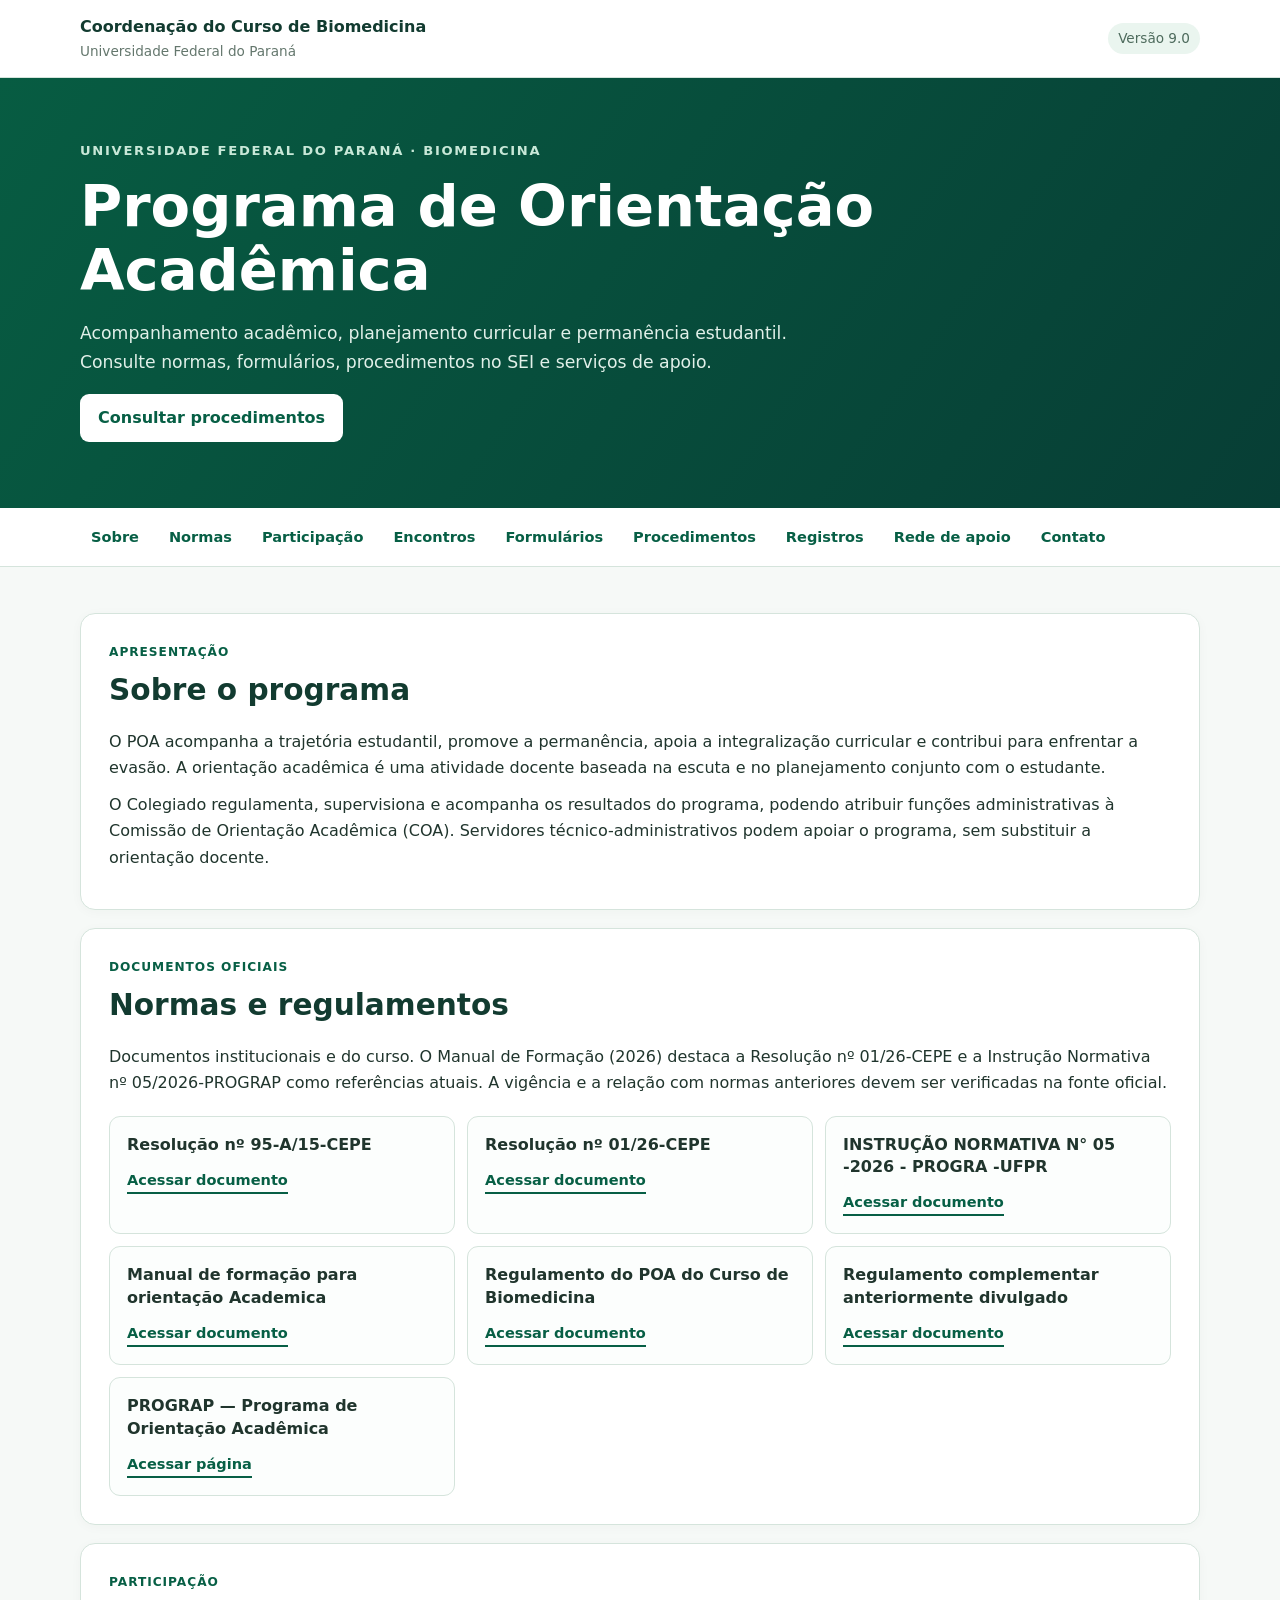
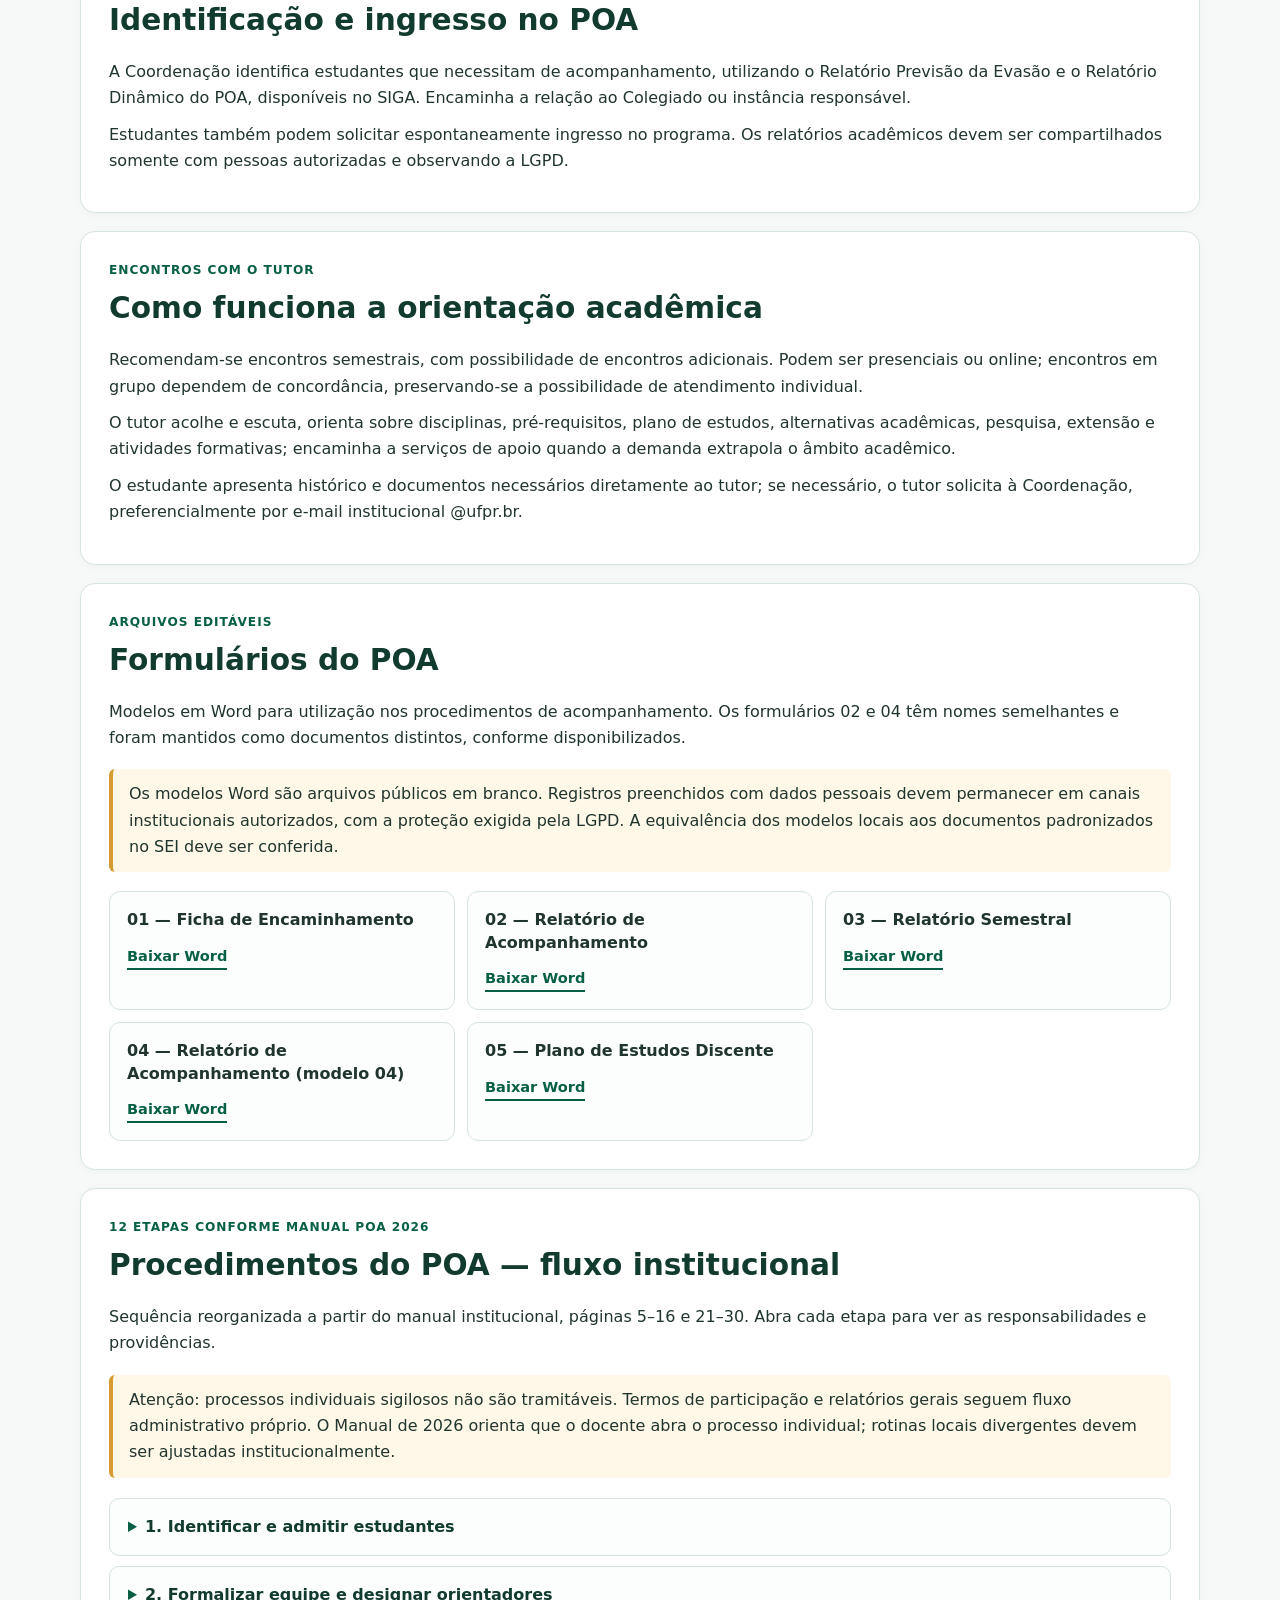
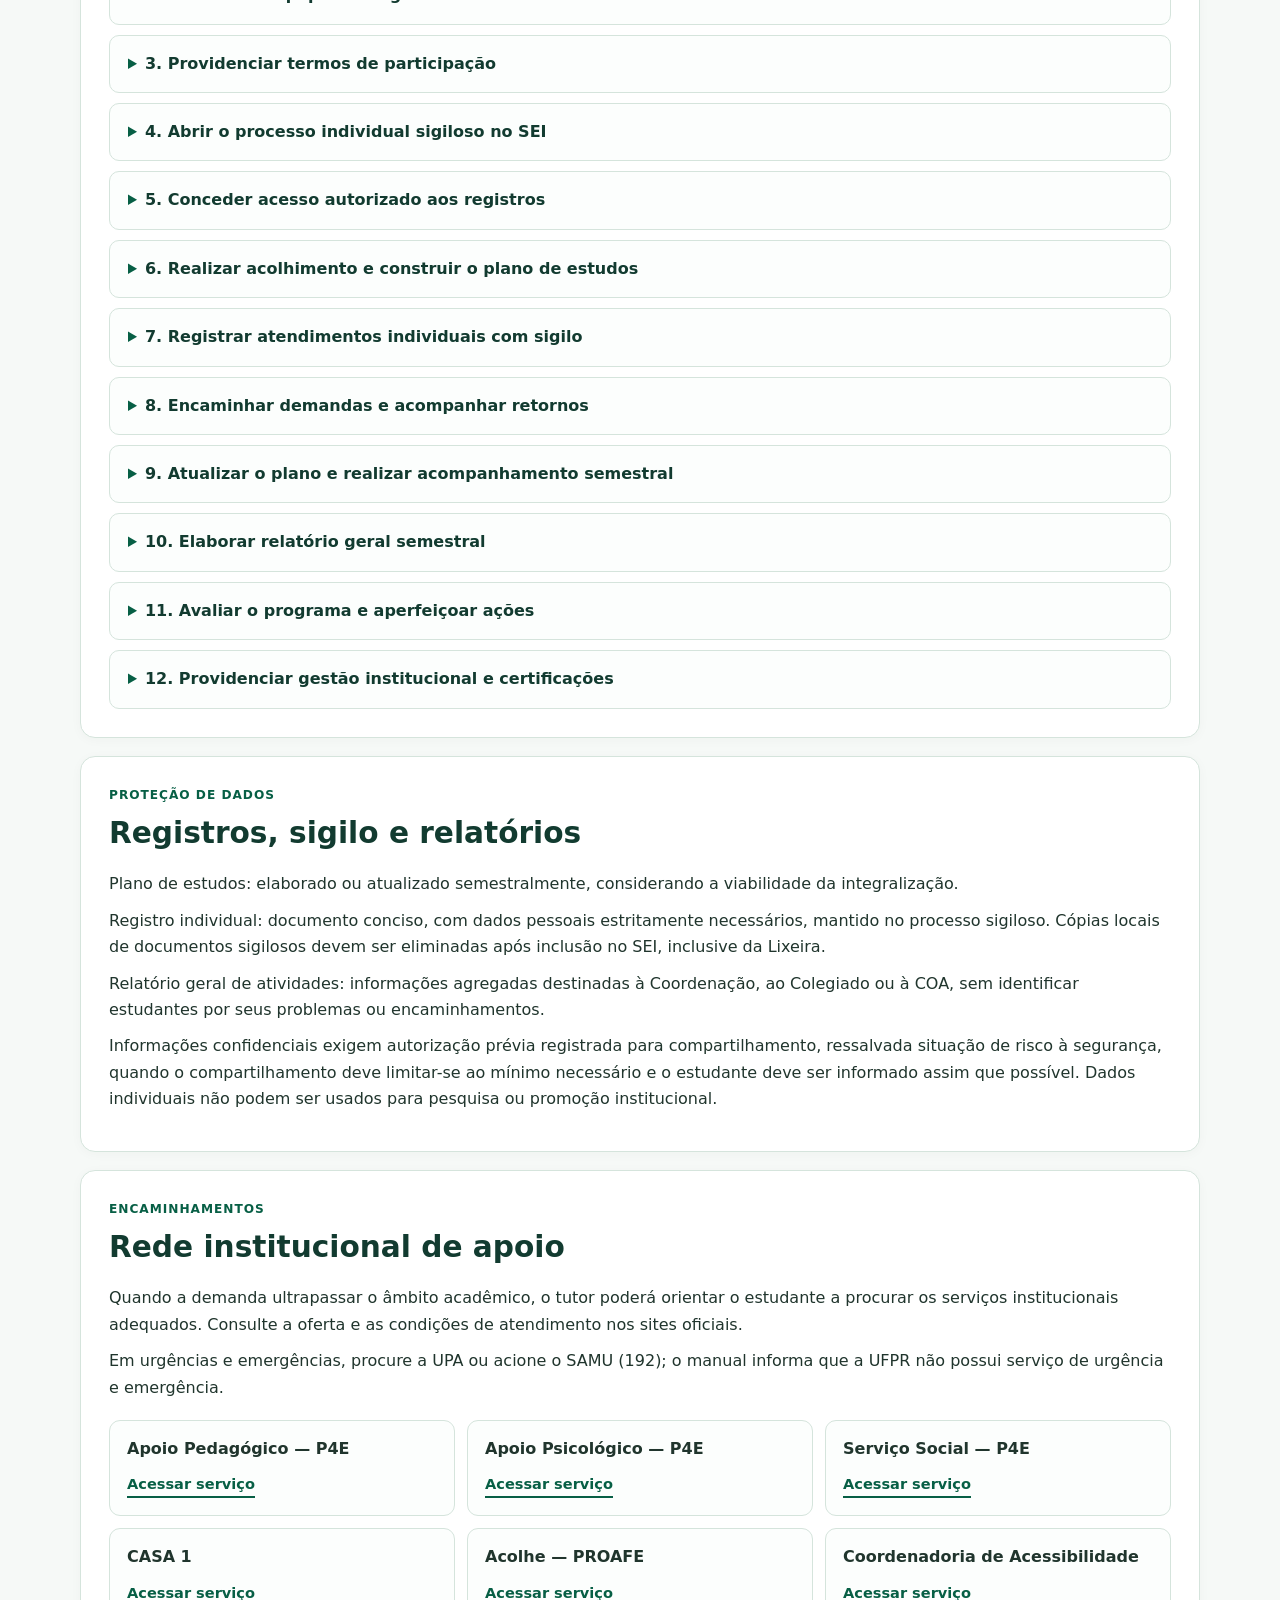
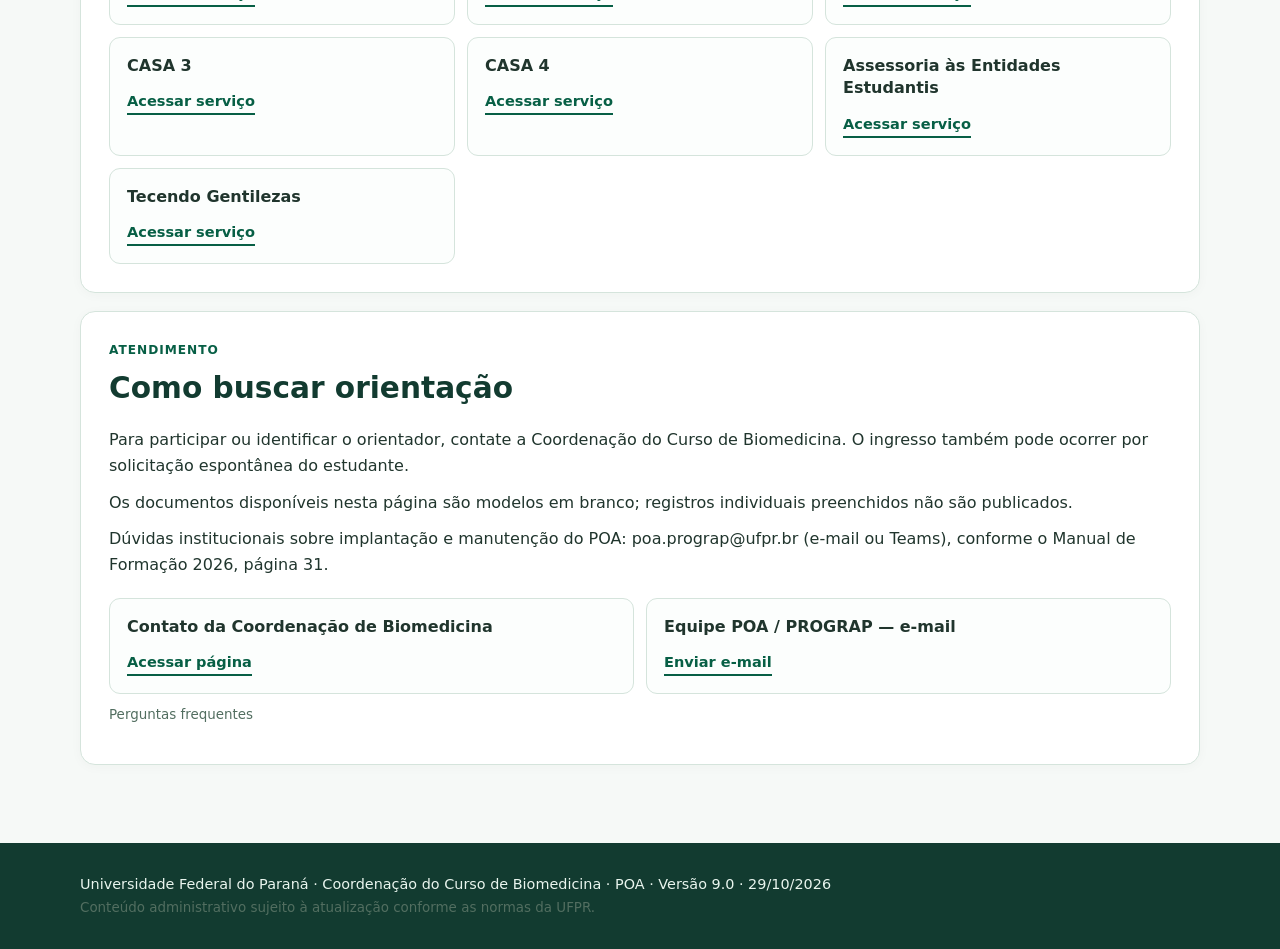
<file: index.html>
<!doctype html><html lang="pt-BR"><head><meta charset="utf-8"><meta name="viewport" content="width=device-width,initial-scale=1"><meta name="description" content="Programa de Orientação Acadêmica do Curso de Biomedicina da UFPR: normas, formulários, procedimentos e apoio estudantil."><title>Programa de Orientação Acadêmica | Biomedicina UFPR</title><link rel="stylesheet" href="./styles.css?v=9.0"></head><body><header class="top"><div class="wrap"><div><div class="marca" id="brand">Coordenação do Curso de Biomedicina</div><div class="submarca">Universidade Federal do Paraná</div></div><span class="versao" id="version">Versão 9.0</span></div></header><section class="hero"><div class="wrap"><div class="kicker" id="kicker">UFPR · BIOMEDICINA</div><h1 id="heroTitle">Programa de Orientação Acadêmica</h1><p id="heroDesc">Orientação e acompanhamento acadêmico.</p><a class="btn" id="heroButton" href="#procedimentos">Consultar procedimentos</a></div></section><nav class="nav" aria-label="Navegação da página"><div class="wrap" id="navigation"><a href="#procedimentos">Procedimentos</a></div></nav><main class="wrap"><div id="loading" role="status">Carregando informações do POA...</div><div id="sections"></div></main><footer class="footer"><div class="wrap"><div id="footerText">Coordenação do Curso de Biomedicina · UFPR</div><div class="small">Conteúdo administrativo sujeito à atualização conforme as normas da UFPR.</div></div></footer><script>window.POA_FALLBACK={"meta": {"titulo": "Programa de Orientação Acadêmica | Biomedicina UFPR", "versao": "9.0", "atualizacao": "2026-10-29", "instituicao": "Universidade Federal do Paraná", "unidade": "Coordenação do Curso de Biomedicina"}, "hero": {"sobretitulo": "UNIVERSIDADE FEDERAL DO PARANÁ · BIOMEDICINA", "titulo": "Programa de Orientação Acadêmica", "descricao": "Acompanhamento acadêmico, planejamento curricular e permanência estudantil. Consulte normas, formulários, procedimentos no SEI e serviços de apoio.", "textoBotao": "Consultar procedimentos", "destinoBotao": "#procedimentos"}, "navegacao": [{"id": "sobre", "texto": "Sobre"}, {"id": "normas", "texto": "Normas"}, {"id": "ingresso", "texto": "Participação"}, {"id": "encontros", "texto": "Encontros"}, {"id": "formularios", "texto": "Formulários"}, {"id": "procedimentos", "texto": "Procedimentos"}, {"id": "registros", "texto": "Registros"}, {"id": "apoio", "texto": "Rede de apoio"}, {"id": "duvidas", "texto": "Contato"}], "secoes": [{"id": "sobre", "etiqueta": "Apresentação", "titulo": "Sobre o programa", "paragrafos": ["O POA acompanha a trajetória estudantil, promove a permanência, apoia a integralização curricular e contribui para enfrentar a evasão. A orientação acadêmica é uma atividade docente baseada na escuta e no planejamento conjunto com o estudante.", "O Colegiado regulamenta, supervisiona e acompanha os resultados do programa, podendo atribuir funções administrativas à Comissão de Orientação Acadêmica (COA). Servidores técnico-administrativos podem apoiar o programa, sem substituir a orientação docente."]}, {"id": "normas", "etiqueta": "Documentos oficiais", "titulo": "Normas e regulamentos", "paragrafos": ["Documentos institucionais e do curso. O Manual de Formação (2026) destaca a Resolução nº 01/26-CEPE e a Instrução Normativa nº 05/2026-PROGRAP como referências atuais. A vigência e a relação com normas anteriores devem ser verificadas na fonte oficial."], "links": [{"titulo": "Resolução nº 95-A/15-CEPE", "url": "https://bio.ufpr.br/biomedicina/wp-content/uploads/sites/4/2026/10/Programa-de-Orientacao-Academica-dos-95-15-CEPE.pdf", "botao": "Acessar documento"}, {"titulo": "Resolução nº 01/26-CEPE", "url": "https://bio.ufpr.br/biomedicina/wp-content/uploads/sites/4/2026/10/Resolucao-01-2026-CEPE-Dispoe-sobre-o-Programa-de-Acompanhamento-e-Orientacao-Academica.pdf", "botao": "Acessar documento"}, {"titulo": "INSTRUÇÃO NORMATIVA N° 05 -2026 - PROGRA -UFPR", "url": "https://bio.ufpr.br/biomedicina/wp-content/uploads/sites/4/2026/10/INSTRUCAO-NORMATIVA-N°-05-2026-PROGRA-UFPR.pdf", "botao": "Acessar documento"}, {"titulo": "Manual de formação para orientação Academica", "url": "https://bio.ufpr.br/biomedicina/wp-content/uploads/sites/4/2026/10/Manual-de-formacao-para-orientacao-Academica.pdf", "botao": "Acessar documento"}, {"titulo": "Regulamento do POA do Curso de Biomedicina", "url": "https://bio.ufpr.br/biomedicina/wp-content/uploads/sites/4/2026/10/Biomedicina-POA.pdf", "botao": "Acessar documento"}, {"titulo": "Regulamento complementar anteriormente divulgado", "url": "https://bio.ufpr.br/biomedicina/wp-content/uploads/sites/4/2026/10/PROGRAMA-DE-ORIENTACAO-ACADEMICA.pdf", "botao": "Acessar documento"}, {"titulo": "PROGRAP — Programa de Orientação Acadêmica", "url": "https://prograp.ufpr.br/copeg/programa-de-orientacao-academica-poa/", "botao": "Acessar página"}]}, {"id": "ingresso", "titulo": "Identificação e ingresso no POA", "etiqueta": "Participação", "paragrafos": ["A Coordenação identifica estudantes que necessitam de acompanhamento, utilizando o Relatório Previsão da Evasão e o Relatório Dinâmico do POA, disponíveis no SIGA. Encaminha a relação ao Colegiado ou instância responsável.", "Estudantes também podem solicitar espontaneamente ingresso no programa. Os relatórios acadêmicos devem ser compartilhados somente com pessoas autorizadas e observando a LGPD."]}, {"id": "encontros", "titulo": "Como funciona a orientação acadêmica", "etiqueta": "Encontros com o tutor", "paragrafos": ["Recomendam-se encontros semestrais, com possibilidade de encontros adicionais. Podem ser presenciais ou online; encontros em grupo dependem de concordância, preservando-se a possibilidade de atendimento individual.", "O tutor acolhe e escuta, orienta sobre disciplinas, pré-requisitos, plano de estudos, alternativas acadêmicas, pesquisa, extensão e atividades formativas; encaminha a serviços de apoio quando a demanda extrapola o âmbito acadêmico.", "O estudante apresenta histórico e documentos necessários diretamente ao tutor; se necessário, o tutor solicita à Coordenação, preferencialmente por e-mail institucional @ufpr.br."]}, {"id": "formularios", "etiqueta": "Arquivos editáveis", "titulo": "Formulários do POA", "paragrafos": ["Modelos em Word para utilização nos procedimentos de acompanhamento. Os formulários 02 e 04 têm nomes semelhantes e foram mantidos como documentos distintos, conforme disponibilizados."], "links": [{"titulo": "01 — Ficha de Encaminhamento", "url": "https://bio.ufpr.br/biomedicina/wp-content/uploads/sites/4/2026/10/01_Ficha_de_Encaminhamento.docx", "botao": "Baixar Word"}, {"titulo": "02 — Relatório de Acompanhamento", "url": "https://bio.ufpr.br/biomedicina/wp-content/uploads/sites/4/2026/10/02_Relatorio_de_Acompanhamento.docx", "botao": "Baixar Word"}, {"titulo": "03 — Relatório Semestral", "url": "https://bio.ufpr.br/biomedicina/wp-content/uploads/sites/4/2026/10/03_Relatorio_Semestral.docx", "botao": "Baixar Word"}, {"titulo": "04 — Relatório de Acompanhamento (modelo 04)", "url": "https://bio.ufpr.br/biomedicina/wp-content/uploads/sites/4/2026/10/04_Relatorio_de_Acompanhamento.docx", "botao": "Baixar Word"}, {"titulo": "05 — Plano de Estudos Discente", "url": "https://bio.ufpr.br/biomedicina/wp-content/uploads/sites/4/2026/10/05_PLANO-DE-ESTUDOS-DISCENTE.docx", "botao": "Baixar Word"}], "aviso": "Os modelos Word são arquivos públicos em branco. Registros preenchidos com dados pessoais devem permanecer em canais institucionais autorizados, com a proteção exigida pela LGPD. A equivalência dos modelos locais aos documentos padronizados no SEI deve ser conferida."}, {"id": "procedimentos", "titulo": "Procedimentos do POA — fluxo institucional", "etiqueta": "12 etapas conforme Manual POA 2026", "paragrafos": ["Sequência reorganizada a partir do manual institucional, páginas 5–16 e 21–30. Abra cada etapa para ver as responsabilidades e providências."], "aviso": "Atenção: processos individuais sigilosos não são tramitáveis. Termos de participação e relatórios gerais seguem fluxo administrativo próprio. O Manual de 2026 orienta que o docente abra o processo individual; rotinas locais divergentes devem ser ajustadas institucionalmente.", "etapas": [{"numero": 1, "responsavel": "Coordenação / Colegiado ou COA", "titulo": "Identificar e admitir estudantes", "descricao": "Utilizar relatórios do SIGA e receber pedidos espontâneos; encaminhar ao Colegiado ou à instância administrativa responsável a relação de estudantes a acompanhar."}, {"numero": 2, "responsavel": "Colegiado ou COA / Coordenação", "titulo": "Formalizar equipe e designar orientadores", "descricao": "Designar docentes efetivos para a orientação e formalizar a equipe. A Secretaria e técnicos podem apoiar atividades administrativas; a orientação acadêmica permanece como atribuição docente."}, {"numero": 3, "responsavel": "Coordenação / Secretaria", "titulo": "Providenciar termos de participação", "descricao": "Coletar Termo de Aceite e Sigilo dos estudantes maiores de 18 anos; para menores, Termo de Ciência e Autorização assinado por responsável legal. Utilizar os documentos padronizados no SEI; para assinaturas externas, habilitar usuário externo. O manual recomenda processo específico para os termos, com acesso restrito."}, {"numero": 4, "responsavel": "Docente orientador", "titulo": "Abrir o processo individual sigiloso no SEI", "descricao": "Iniciar o processo “Programa de Orientação Acadêmica (POA) - Registro Individual de Orientação Acadêmica”, marcando nível de acesso sigiloso. O processo é destinado à guarda e registro individual e NÃO pode ser tramitado."}, {"numero": 5, "responsavel": "Docente orientador", "titulo": "Conceder acesso autorizado aos registros", "descricao": "No processo individual, usar “Gerenciar Disponibilizações de Acesso Externo” para estudante ou responsável legal, com “Acompanhamento integral do processo”; não habilitar inclusão de documentos. Definir validade aproximada até a integralização do curso, conforme manual. Restringir acesso às pessoas autorizadas."}, {"numero": 6, "responsavel": "Docente orientador / Estudante", "titulo": "Realizar acolhimento e construir o plano de estudos", "descricao": "Realizar atendimento em ambiente de confiança, analisar histórico, dificuldades, pré-requisitos e alternativas acadêmicas. Elaborar plano de estudos viável a cada semestre, conjuntamente ou a partir de proposta do estudante."}, {"numero": 7, "responsavel": "Docente orientador", "titulo": "Registrar atendimentos individuais com sigilo", "descricao": "Quando houver situações particulares, registrar de forma concisa e objetiva no processo sigiloso; evitar detalhes íntimos e identificação desnecessária de terceiros. O SEI disponibiliza o modelo “PROGRAP POA: Registro Individual de OA”. Registrar autorização prévia antes de compartilhar dados, ressalvadas situações de risco conforme o manual."}, {"numero": 8, "responsavel": "Docente orientador / Rede institucional", "titulo": "Encaminhar demandas e acompanhar retornos", "descricao": "Orientar sobre serviços de apoio pedagógico, psicológico, social, acessibilidade e acolhimento. Acompanhar encaminhamentos, mantendo o mínimo necessário de dados e a confidencialidade."}, {"numero": 9, "responsavel": "Docente orientador", "titulo": "Atualizar o plano e realizar acompanhamento semestral", "descricao": "Reavaliar o plano de estudos a cada semestre e realizar novos encontros quando necessário. Para ações coletivas sem exposição de informações pessoais, basta registro geral da atividade e participantes."}, {"numero": 10, "responsavel": "Docente orientador / Coordenação", "titulo": "Elaborar relatório geral semestral", "descricao": "Produzir “PROGRAP POA: Relatório das Atividades do POA”, com dados gerais sem associar estudantes a situações particulares. Encaminhar semestralmente à Coordenação por processo administrativo SEI com acesso restrito e fundamento na LGPD; NÃO tramitar o processo individual sigiloso."}, {"numero": 11, "responsavel": "Colegiado ou COA / Orientadores", "titulo": "Avaliar o programa e aperfeiçoar ações", "descricao": "Analisar resultados agregados e necessidades de melhoria. O manual permite substituir relatórios gerais por atas de reuniões de avaliação que contenham os mesmos elementos, sem expor casos individuais."}, {"numero": 12, "responsavel": "Coordenação", "titulo": "Providenciar gestão institucional e certificações", "descricao": "Solicitar semestralmente a alocação ou liberação de carga horária docente, certificar participantes e prestar informações necessárias à PROGRAP, respeitando o sigilo."}]}, {"id": "registros", "titulo": "Registros, sigilo e relatórios", "etiqueta": "Proteção de dados", "paragrafos": ["Plano de estudos: elaborado ou atualizado semestralmente, considerando a viabilidade da integralização.", "Registro individual: documento conciso, com dados pessoais estritamente necessários, mantido no processo sigiloso. Cópias locais de documentos sigilosos devem ser eliminadas após inclusão no SEI, inclusive da Lixeira.", "Relatório geral de atividades: informações agregadas destinadas à Coordenação, ao Colegiado ou à COA, sem identificar estudantes por seus problemas ou encaminhamentos.", "Informações confidenciais exigem autorização prévia registrada para compartilhamento, ressalvada situação de risco à segurança, quando o compartilhamento deve limitar-se ao mínimo necessário e o estudante deve ser informado assim que possível. Dados individuais não podem ser usados para pesquisa ou promoção institucional."]}, {"id": "apoio", "titulo": "Rede institucional de apoio", "etiqueta": "Encaminhamentos", "paragrafos": ["Quando a demanda ultrapassar o âmbito acadêmico, o tutor poderá orientar o estudante a procurar os serviços institucionais adequados. Consulte a oferta e as condições de atendimento nos sites oficiais.", "Em urgências e emergências, procure a UPA ou acione o SAMU (192); o manual informa que a UFPR não possui serviço de urgência e emergência."], "links": [{"titulo": "Apoio Pedagógico — P4E", "url": "https://p4e.ufpr.br/atendimento/atendimento-pedagogico/", "botao": "Acessar serviço"}, {"titulo": "Apoio Psicológico — P4E", "url": "https://p4e.ufpr.br/atendimento/atendimento-psicologico/", "botao": "Acessar serviço"}, {"titulo": "Serviço Social — P4E", "url": "https://p4e.ufpr.br/atendimento/atendimento-social/", "botao": "Acessar serviço"}, {"titulo": "CASA 1", "url": "https://p4e.ufpr.br/casa-1/", "botao": "Acessar serviço"}, {"titulo": "Acolhe — PROAFE", "url": "https://proafe.ufpr.br/contato-7/", "botao": "Acessar serviço"}, {"titulo": "Coordenadoria de Acessibilidade", "url": "https://proafe.ufpr.br/coordenadoria-de-acessibilidade/", "botao": "Acessar serviço"}, {"titulo": "CASA 3", "url": "https://progepe.ufpr.br/progepe/caiss/casa3/", "botao": "Acessar serviço"}, {"titulo": "CASA 4", "url": "https://progepe.ufpr.br/progepe/caiss/casa4/", "botao": "Acessar serviço"}, {"titulo": "Assessoria às Entidades Estudantis", "url": "https://p4e.ufpr.br/assessoria-as-entidades-estudantis/", "botao": "Acessar serviço"}, {"titulo": "Tecendo Gentilezas", "url": "https://p4e.ufpr.br/tecendo-gentilezas/", "botao": "Acessar serviço"}]}, {"id": "duvidas", "etiqueta": "Atendimento", "titulo": "Como buscar orientação", "paragrafos": ["Para participar ou identificar o orientador, contate a Coordenação do Curso de Biomedicina. O ingresso também pode ocorrer por solicitação espontânea do estudante.", "Os documentos disponíveis nesta página são modelos em branco; registros individuais preenchidos não são publicados.", "Dúvidas institucionais sobre implantação e manutenção do POA: poa.prograp@ufpr.br (e-mail ou Teams), conforme o Manual de Formação 2026, página 31."], "links": [{"titulo": "Contato da Coordenação de Biomedicina", "url": "https://bio.ufpr.br/biomedicina/contato/", "botao": "Acessar página"}, {"titulo": "Equipe POA / PROGRAP — e-mail", "url": "mailto:poa.prograp@ufpr.br", "botao": "Enviar e-mail"}], "subtitulo": "Perguntas frequentes"}], "rodape": "Universidade Federal do Paraná · Coordenação do Curso de Biomedicina · POA · Versão 9.0 · 29/10/2026"};</script><script src="./app.js?v=9.0" defer></script></body></html>
</file>
<file: styles.css>
:root{--verde:#075f45;--escuro:#123b30;--claro:#eaf5ef;--fundo:#f6f9f7;--texto:#20352d;--borda:#d5e4dc}*{box-sizing:border-box}html{scroll-behavior:smooth}body{margin:0;font:16px/1.65 system-ui,-apple-system,"Segoe UI",sans-serif;color:var(--texto);background:var(--fundo)}a{color:var(--verde)}a:focus-visible,button:focus-visible,summary:focus-visible{outline:3px solid #f0a631;outline-offset:3px}.top{background:#fff;border-bottom:1px solid var(--borda)}.wrap{width:min(1120px,calc(100% - 36px));margin:auto}.top .wrap{display:flex;justify-content:space-between;align-items:center;gap:16px;padding:14px 0}.marca{font-weight:800;color:var(--escuro)}.submarca{font-size:.85rem;color:#64776d}.versao{font-size:.85rem;color:#4e6b5d;background:var(--claro);padding:4px 10px;border-radius:20px}.hero{background:linear-gradient(125deg,#075c42,#073e35);color:white;padding:62px 0 66px}.hero .kicker{font-size:.82rem;letter-spacing:.13em;font-weight:750;text-transform:uppercase;color:#c8e8d8}.hero h1{font-size:clamp(2rem,5vw,3.6rem);line-height:1.1;max-width:850px;margin:14px 0}.hero p{max-width:760px;font-size:1.08rem;color:#e1f0e9}.btn{display:inline-block;background:#fff;color:var(--verde);padding:11px 18px;border-radius:9px;text-decoration:none;font-weight:750}.nav{background:#fff;border-bottom:1px solid var(--borda);position:sticky;top:0;z-index:5}.nav .wrap{display:flex;gap:8px;overflow-x:auto;padding:10px 0}.nav a{white-space:nowrap;padding:7px 11px;text-decoration:none;border-radius:7px;font-weight:650;font-size:.91rem}.nav a:hover{background:var(--claro)}main{padding:28px 0 60px}.section{background:#fff;border:1px solid var(--borda);border-radius:15px;padding:28px;margin:18px 0;scroll-margin-top:85px;box-shadow:0 2px 12px #173d2808}.tag{color:var(--verde);text-transform:uppercase;letter-spacing:.08em;font-size:.76rem;font-weight:800}.section h2{color:var(--escuro);font-size:clamp(1.35rem,3vw,1.85rem);margin:4px 0 14px}.section p{margin:10px 0}.linkgrid{display:grid;grid-template-columns:repeat(auto-fit,minmax(min(100%,290px),1fr));gap:12px;margin-top:19px}.linkcard{border:1px solid var(--borda);border-radius:11px;padding:17px;display:flex;flex-direction:column;gap:12px;background:#fcfefd}.linkcard strong{line-height:1.4}.linkcard a{align-self:start;font-size:.91rem;font-weight:750;text-decoration:none;border-bottom:2px solid var(--verde)}.notice{border-left:4px solid #d69c32;background:#fff8e9;padding:12px 16px;border-radius:6px;margin-top:18px}.steps{display:grid;gap:10px;margin-top:20px}details{border:1px solid var(--borda);border-radius:10px;background:#fcfefd}summary{cursor:pointer;padding:15px 18px;font-weight:760;color:var(--escuro)}summary::marker{color:var(--verde)}.detail{padding:0 18px 18px}.owner{font-size:.84rem;color:#527365;font-weight:700}.footer{background:var(--escuro);color:#e9f5ee;padding:30px 0;font-size:.9rem}.footer a{color:#fff}.error{border:1px solid #e6b2a8;background:#fff0ec;padding:18px;border-radius:8px}#loading{padding:20px}.small{font-size:.84rem;color:#526e60}@media(max-width:650px){.section{padding:20px}.hero{padding:42px 0}.top .wrap{align-items:flex-start}.nav{position:static}}
</file>
